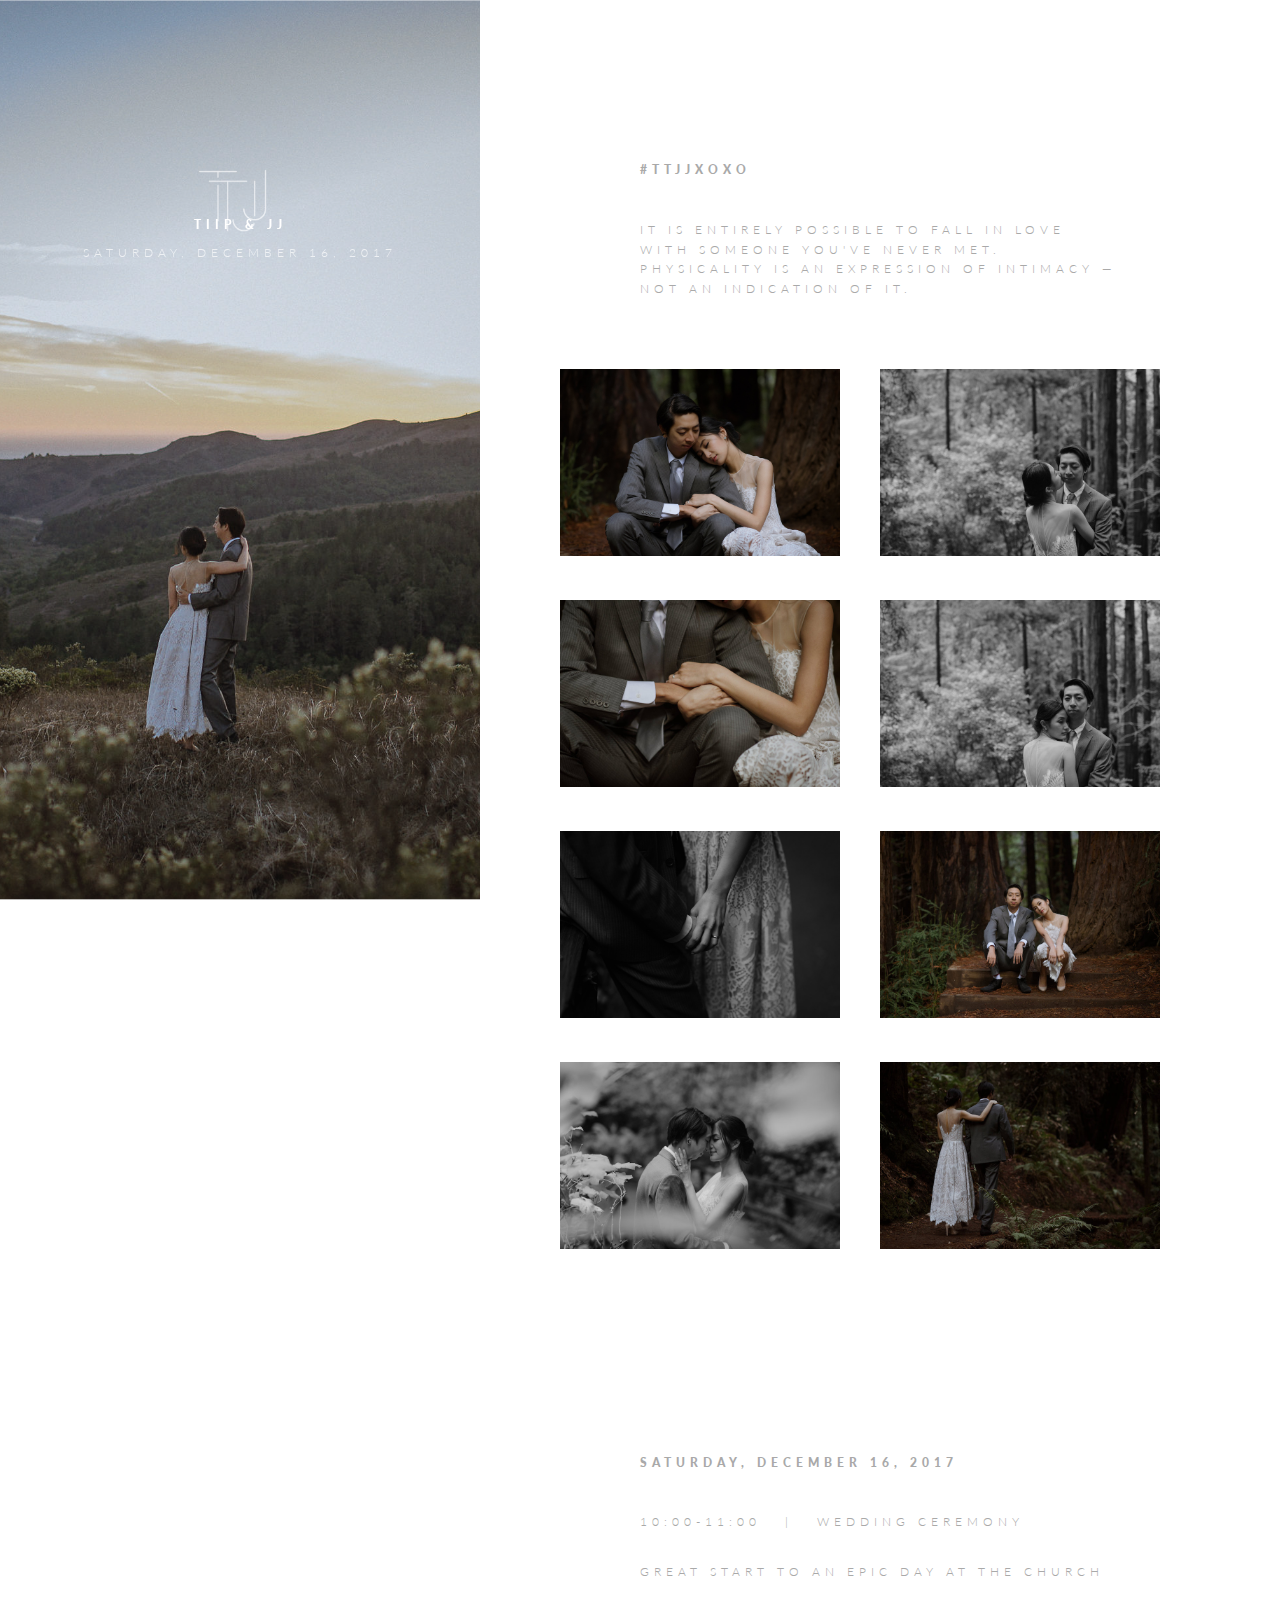
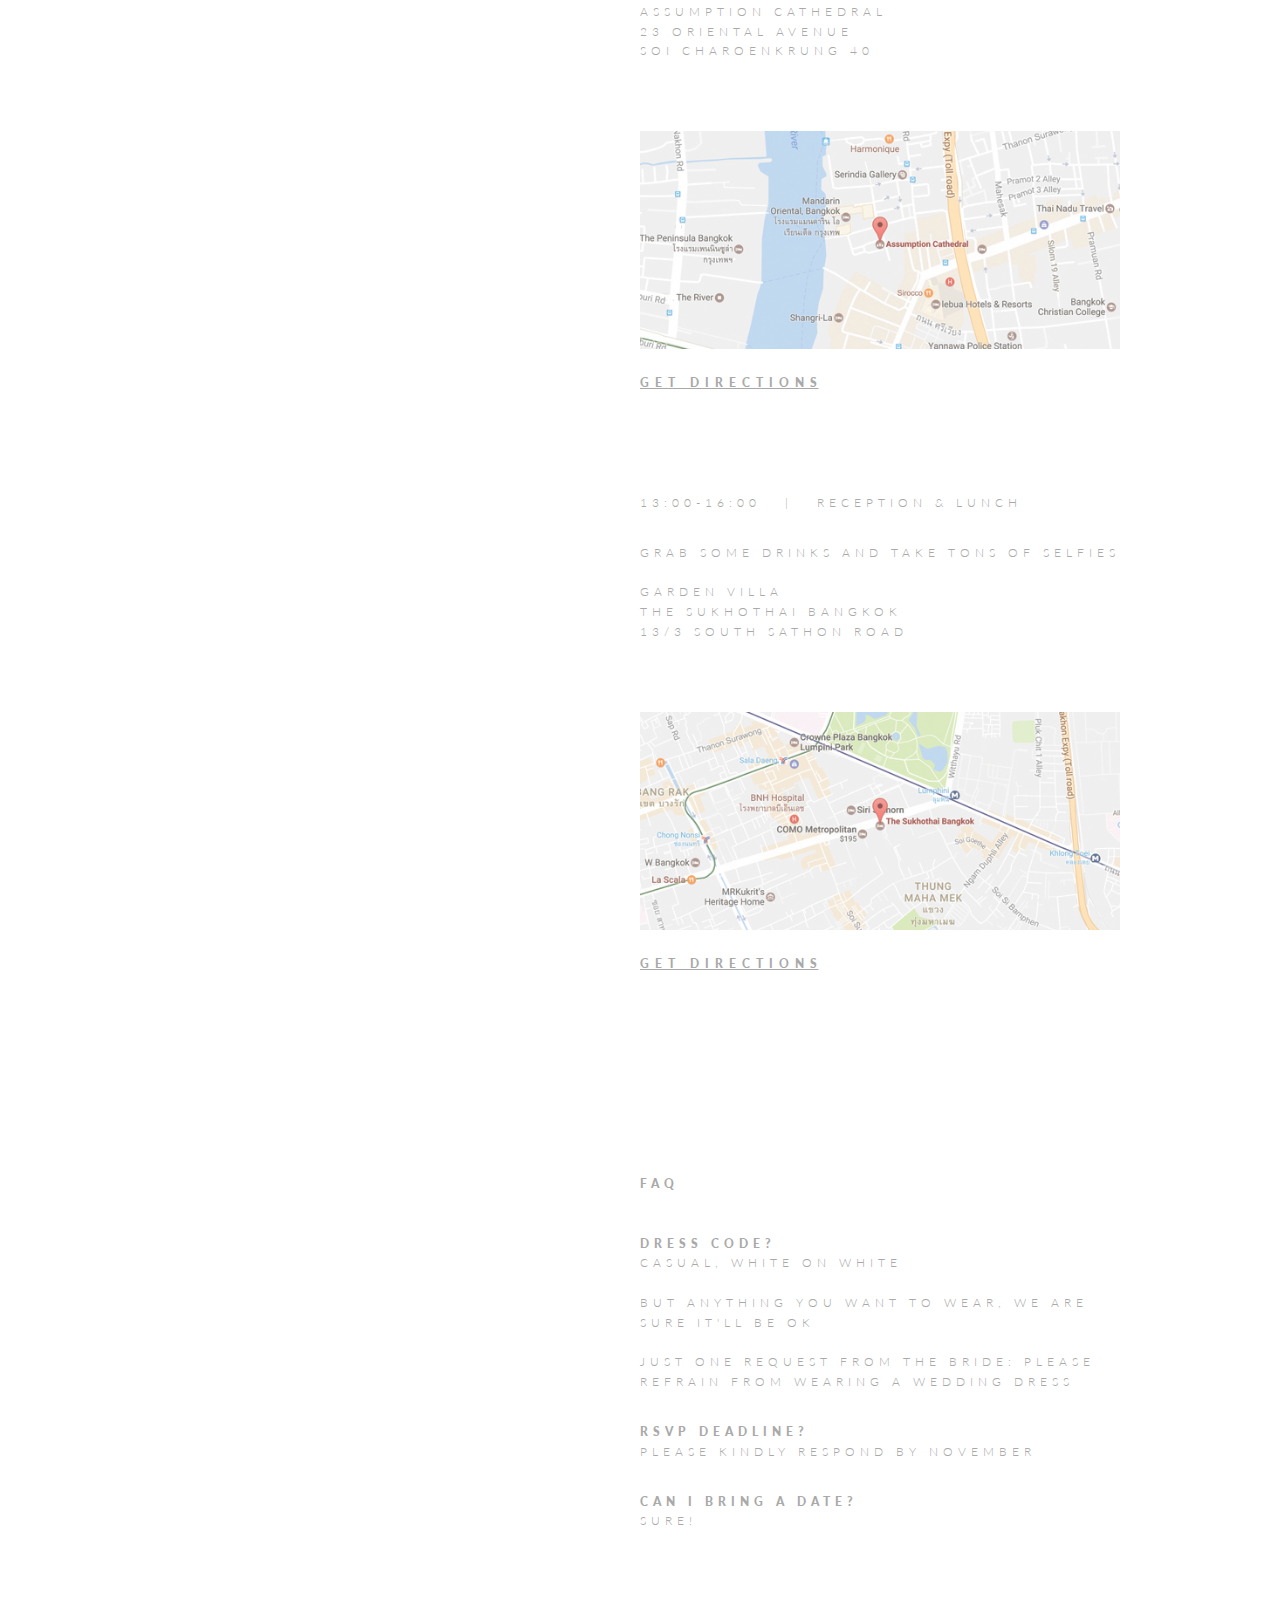
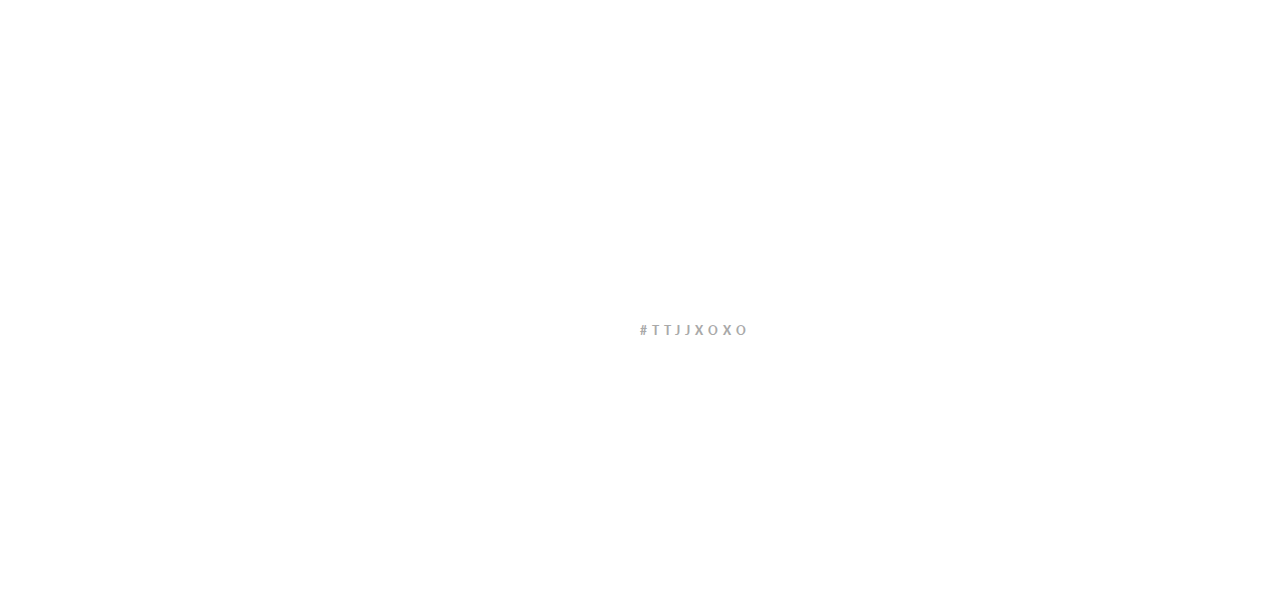
<file: index.html>
<!DOCTYPE html>
<html>
	<head>
		<meta charset="utf-8" />
		<meta name="viewport" content="width=device-width, initial-scale=1.0" />
		<meta name="description" content="#TTJJXOXO" />
		<title>TIIP & JJ</title>
		<meta name="keywords" content="#ttjjxoxo, tiip & jj, wedding, marry, marriage">
		<meta property="og:title" content="TIIP & JJ" />
		<meta property="og:type" content="website" />
		<meta property="og:url" content="http://ttjj.us" />
		<meta property="og:image" content="http://ttjj.us/img/cover.png" />
		<meta property="og:description" content="#TTJJXOXO" />
		<meta property="og:site_name" content="TIIP & JJ" />
		<meta property="og:locale" content="en_US"/>
		<meta property="og:type" content="website" />
		<link href="https://fonts.googleapis.com/css?family=Lato:300,900" rel="stylesheet" type="text/css">
		<link href="style.css" media="screen" rel="stylesheet" type="text/css" />
		<link rel="shortcut icon" href="img/fav32.png" type="image/x-icon" />
	</head>
	<body>
		<div class="container_8 minusone"> 
			<div class="col_16">
				<img class="picintro_rwd" src="img/101-rwd.png" />
				<h1 class="bold rwd">tiip & jj</h1>
				<p class="rwd" id="date">saturday, december 16, 2017</p>
				<!-- <a class="rwd" href="#" target="_blank">r s v p</a> -->
			</div>
			<div class="container_8">
				<div class="col_8">&nbsp;</div>
				<div class="col_6" id="intro">
					<h2 class="rwd" id="minustwo">#ttjjxoxo</h2>
					<p class="rwd">It is entirely possible to fall in love with someone you've never met. Physicality is an expression of intimacy — not an indication of it.</p>
				</div>
			</div>
		</div>
		<div class="container_8 one">
			<div class="col_6 left">
				<h1 class="bold">tiip & jj</h1>
				<p id="date">saturday, december 16, 2017</p>
				<!-- <a href="#" target="_blank">r s v p</a> -->
			</div>
			<div class="container_8">
				<div class="col_8">&nbsp;</div>
				<div class="col_6" id="intro">
					<h2>#ttjjxoxo</h2>
					<p>It is entirely possible to fall in love with someone you've never met. Physicality is an expression of intimacy — not an indication of it.</p>
				</div>
			</div>
		</div>
		<div class="container_8 two">
			<div class="col_7">&nbsp;</div>
			<div class="col_3a">
				<img class="pic_test2 rwd" src="img/33.jpg" />
				<img class="pic_test2 rwd" src="img/32.jpg" />
				<img class="pic_test2 rwd" src="img/68.jpg" />
				<img class="pic_test2 rwd" src="img/71.jpg" />
			</div>
			<div class="col_1a">&nbsp;</div>
			<div class="col_3a">
				<img class="pic_test2 rwd" src="img/37.jpg" />
				<img class="pic_test2 rwd" src="img/36.jpg" />
				<img class="pic_test2 rwd" src="img/28.jpg" />
				<img class="pic_test2 rwd" src="img/35.jpg" />
			</div>
		</div>
		<div class="container_8 three">
			<div class="col_8">&nbsp;</div>
			<div class="col_6">
				<h2 class="rwd">saturday, december 16, 2017</h2>
			</div>
		</div>
		<div class="container_8 four">
			<div class="col_8">&nbsp;</div>
			<div class="col_6">
				<p class="rwd">10:00-11:00 &nbsp; | &nbsp; wedding ceremony</p>
				<p class="rwd">great start to an epic day at the church<br /><br />
				assumption cathedral<br />
				23 oriental avenue<br />
				soi charoenkrung 40</p>
			</div>
			<div class="col_8">&nbsp;</div>
			<div class="col_6 map">
				<img class="pic_test2 rwd" src="img/assumption.jpg" /><br />
				<a class="rwd" href="https://goo.gl/maps/RfkHk6r8jzq" target="_blank">g e t &nbsp; d i r e c t i o n s</a>
			</div>
			<div class="col_8">&nbsp;</div>
			<div class="col_6">
				<p class="rwd" id="reception">13:00-16:00 &nbsp; | &nbsp; reception & lunch</p>
				<p class="rwd">grab some drinks and take tons of selfies<br /><br />
				garden villa<br />
				the sukhothai bangkok<br />
				13/3 south sathon road</p>
			</div>
			<div class="col_8">&nbsp;</div>
			<div class="col_6 map">
				<img class="pic_test2 rwd" src="img/sukhothai.jpg" /><br />
				<a class="rwd" href="https://goo.gl/maps/fRr5SGw3eWP2" target="_blank">g e t &nbsp; d i r e c t i o n s</a>
			</div>
		</div>
		<div class="container_8 five">
			<div class="col_8">&nbsp;</div>
			<div class="col_6">
				<h2 class="rwd">faq</h2>
			</div>
		</div>
		<div class="container_8 six">
			<div class="col_8">&nbsp;</div>
			<div class="col_6">
				<p class="rwd"><span class="bold">dress code?</span><br />
				casual, white on white<br /><br />
				but anything you want to wear, we are sure it'll be ok<br /><br />
				just one request from the bride: please refrain from wearing a wedding dress</p>
			</div>
			<div class="col_8">&nbsp;</div>
			<div class="col_6">
				<p class="rwd"><span class="bold">rsvp deadline?</span><br />
				please kindly respond by november<!-- <a href="#" target="_blank">h e r e</a></p> -->
			</div>
			<div class="col_8">&nbsp;</div>
			<div class="col_6">
				<p class="rwd"><span class="bold">can i bring a date?</span><br />
				sure!</p>
			</div>
		</div>
		<div class="container_8 seven">
			<div class="col_8">&nbsp;</div>
			<div class="col_6">
				<h2 class="rwd" id="rsvp">#ttjjxoxo</h2>
			</div>
		</div>
	</body>
</html>
</file>
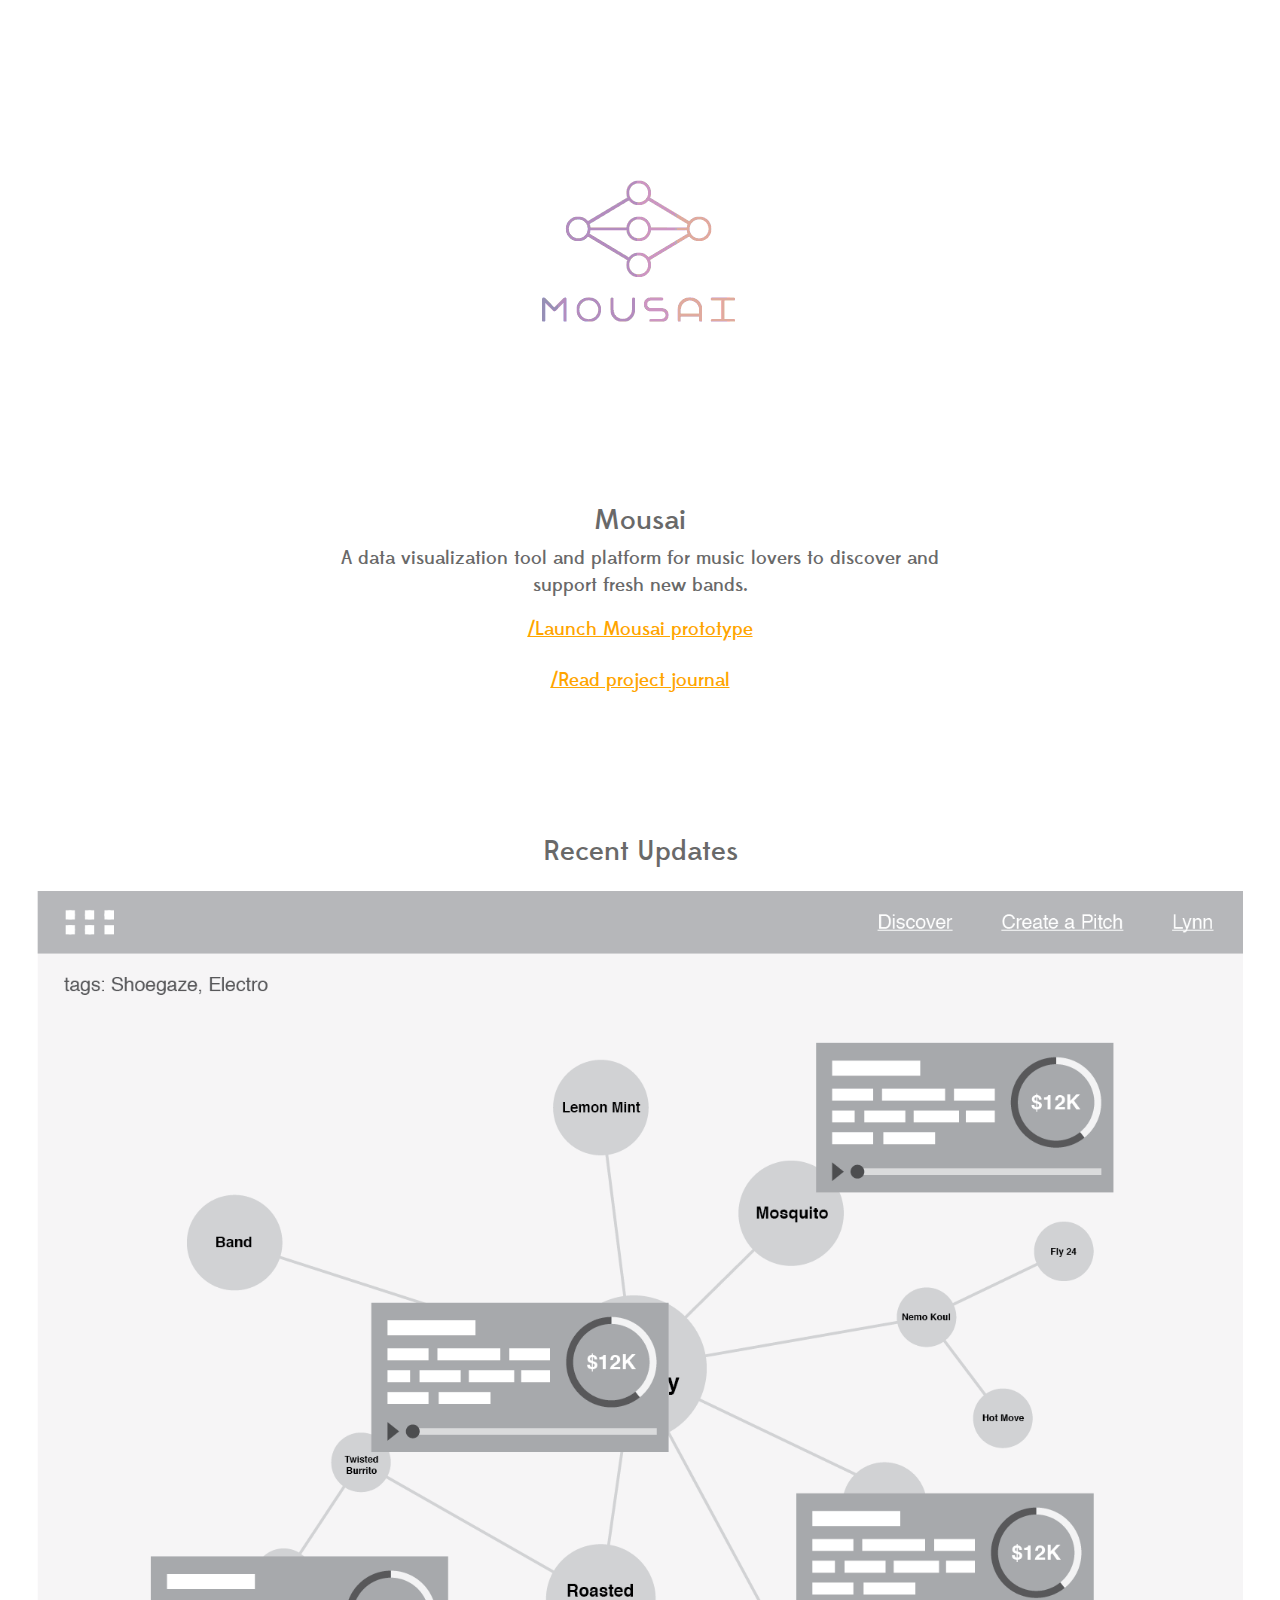
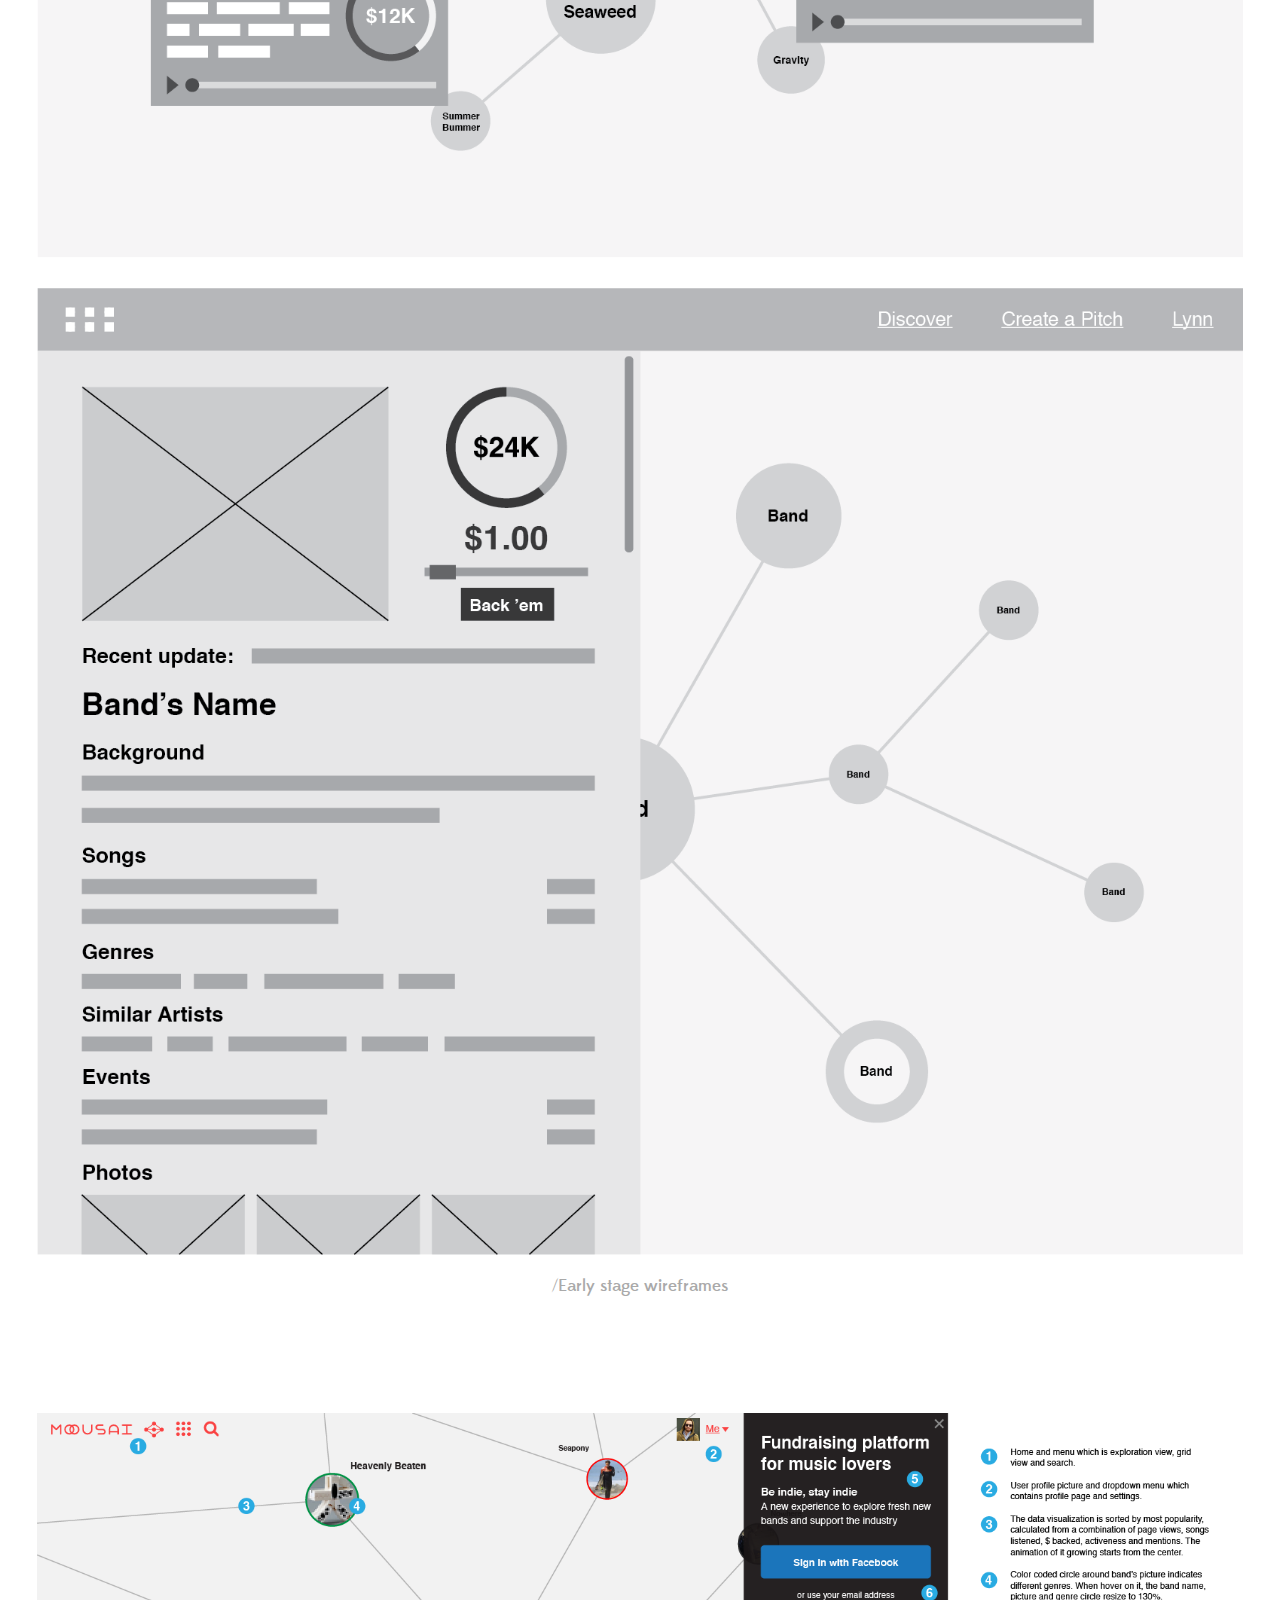
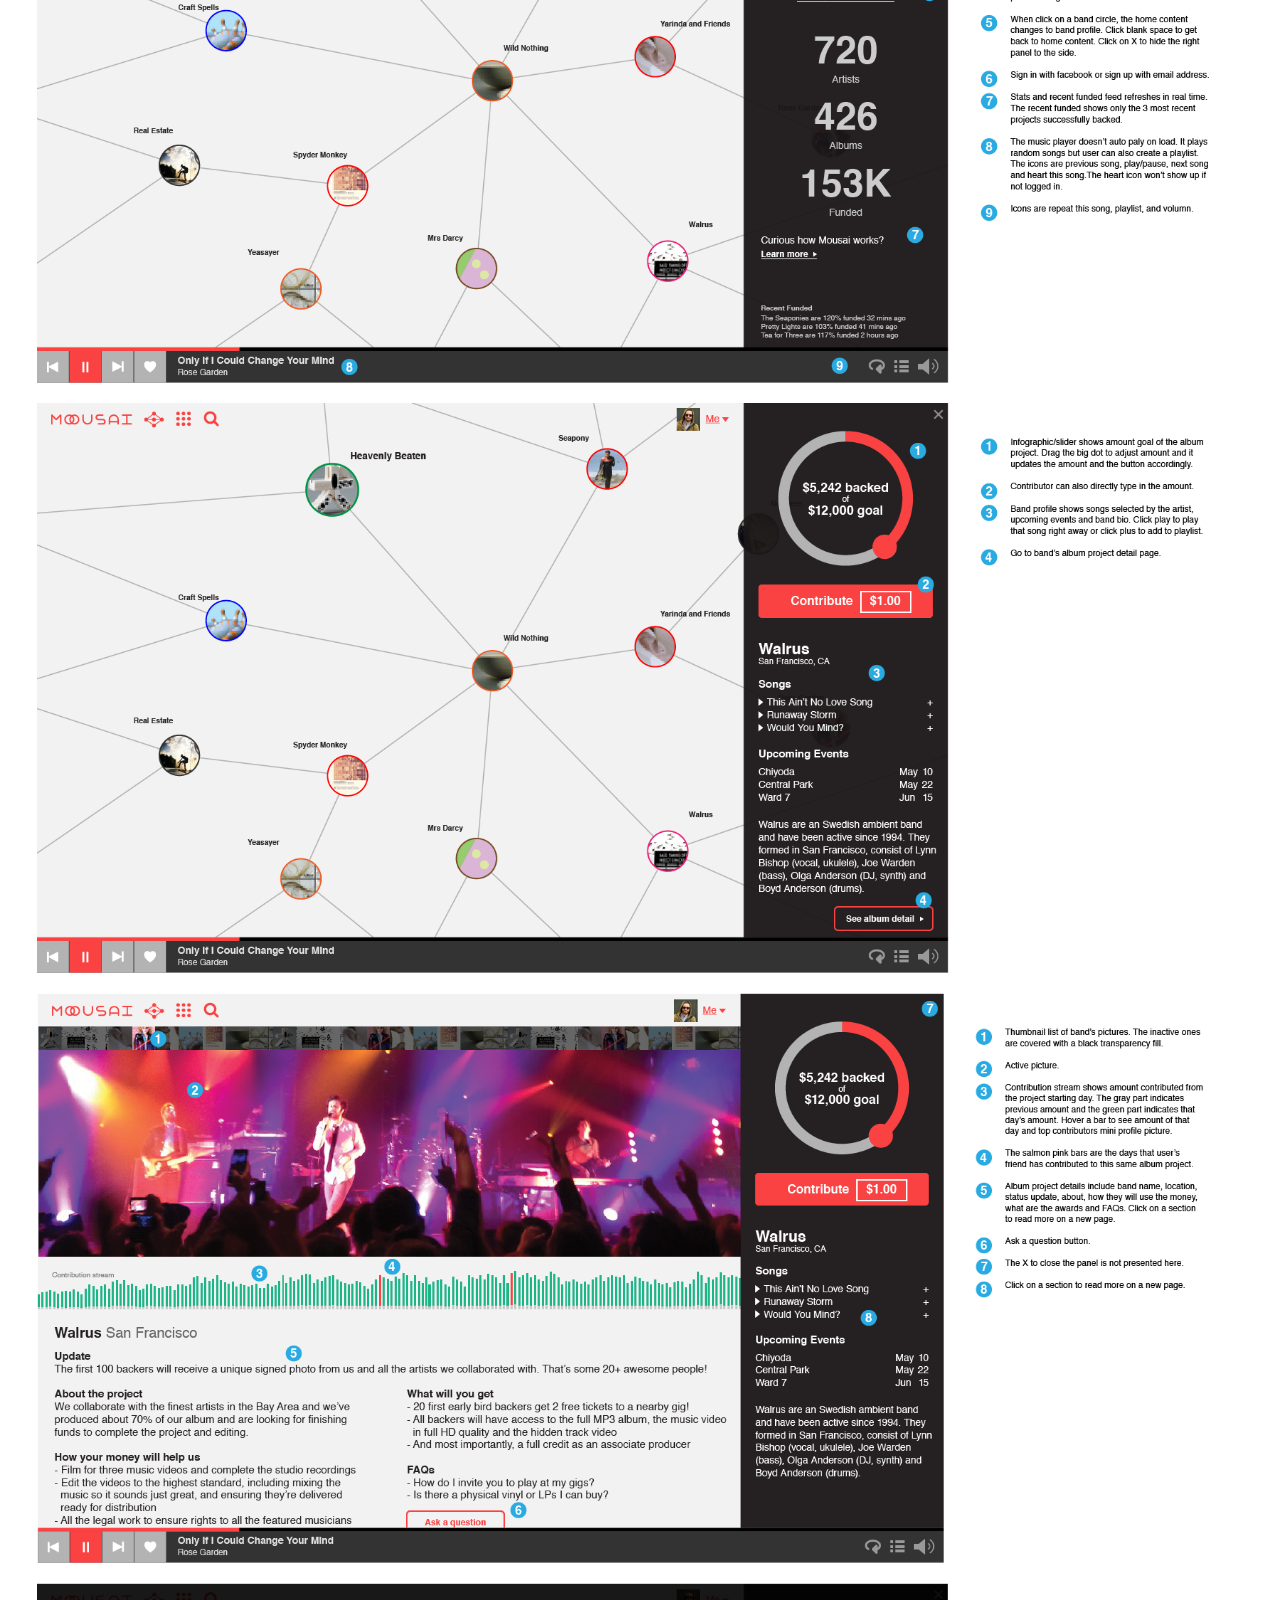
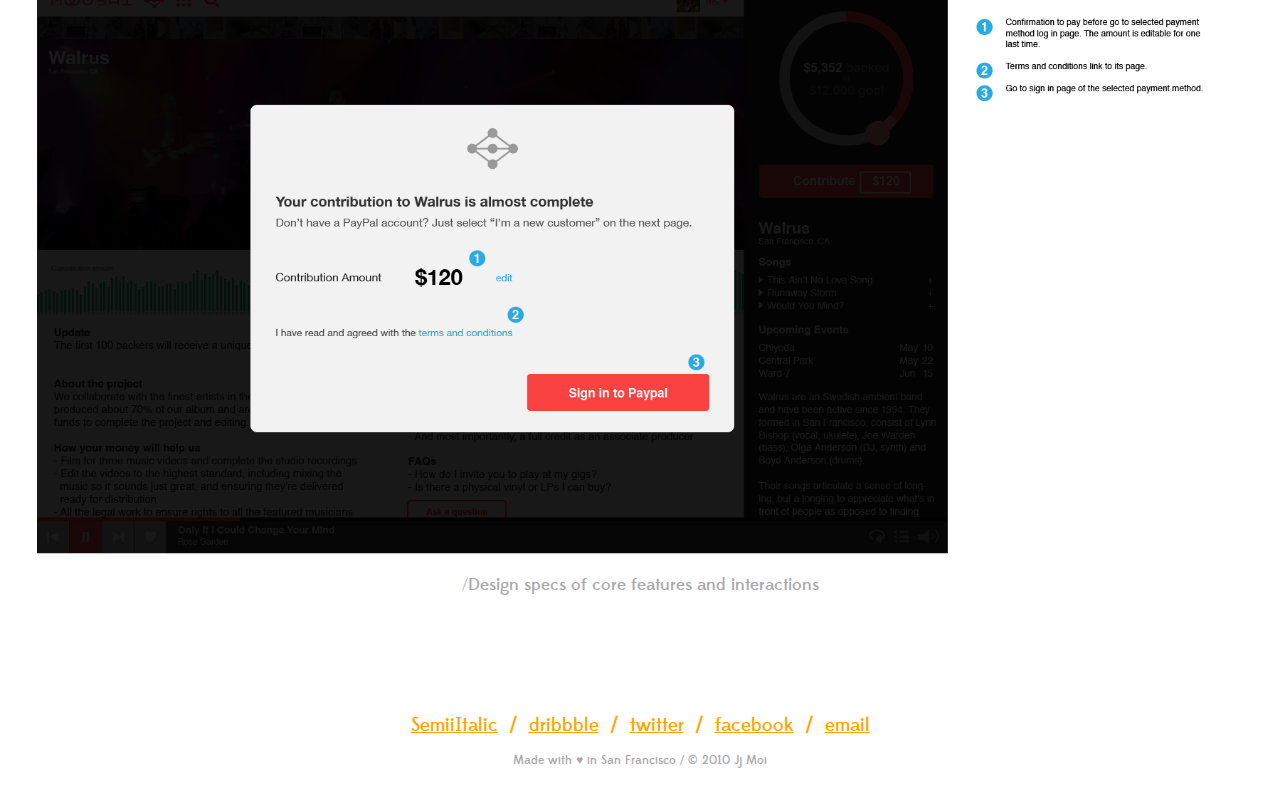
<file: mousai/index.html>
<!doctype html>
<html lang="en">
<head>
   <meta http-equiv="content-type" content="text/html; charset=utf-8" />
   <meta name="keywords" value="design, jj, moi, moy, goodnightjj, graphic, experience, ux, ui, interactive, interaction, interface, nice, stuff, semiitalic, interdisciplinary, san francisco" />
   <meta name="viewport" content="width=device-width">
   <link rel="Shortcut Icon" href="favicon.ico" type="image/x-icon" />

   <title>/Mousai</title>

<style>

/*///////////////////////////////////////////////////////////////////
   Author:                    Jj Moi
   Version:                   3.8.2
   Date:                      Apr 14, 2013
   Font:                      Edmondsans by James T. Edmondson
///////////////////////////////////////////////////////////////////*/

/*///////////////////////////////////////////////////////////////////
   Teddy Bear-First Approach
///////////////////////////////////////////////////////////////////*/

/*
                                (c).-.(c)    (c).-.(c)
                                 / ^_^ \      / >_< \
                               __\( Y )/__  __\( O )/__
                              (_.-/'-'\-._)(_.-/'-'\-._)
                                 || J ||      || j ||
                               _.' `-' '._  _.' `-' '._
                              (.-./`-'\.-.)(.-./`-'\.-.)
                               `-'     `-'  `-'     `-'
*/

/*///////////////////////////////////////////////////////////////////
   HTML5 Reset
///////////////////////////////////////////////////////////////////*/

*                             {margin: 0; padding: 0; border: 0; font-size: 100%; font-weight: normal; font-style: normal;}
header,
section,
figure,
figcaption,
footer,
nav                           {display: block;}

/*///////////////////////////////////////////////////////////////////
   Text Selection
///////////////////////////////////////////////////////////////////*/

::selection                   {background: #DECAFF; color: Black;}
::-moz-selection              {background: #DECAFF; color: Black;}

/*///////////////////////////////////////////////////////////////////
   Font
///////////////////////////////////////////////////////////////////*/

@font-face                    {font-family: 'edmondsansmedium'; src: url('edmondsans-medium.eot'); src: url('edmondsans-medium.eot?#iefix') format('embedded-opentype'), url('edmondsans-medium.woff') format('woff'), url('edmondsans-medium.ttf') format('truetype'), url('edmondsans-medium.svg#edmondsansmedium') format('svg'); font-weight: normal; font-style: normal;}

/*///////////////////////////////////////////////////////////////////
   Typography and Layout
///////////////////////////////////////////////////////////////////*/

body                          {-webkit-font-smoothing: antialiased; font-size: 14px; line-height: 1.4; font-family: "edmondsansmedium", sans-serif; font-weight: normal; font-style: normal; text-align: center;}
.wrap                         {margin: 39px 0 169px;}
.headerwrap                   {margin: 59px 0 162px;}
figure                        {margin-top: 20px; margin-bottom: 20px;}
img                           {display: block; max-width: 1206px; margin: 0 auto;}
h1, h2                        {font-size: 26px; color: DimGray; width: 550px; margin: 18px auto 0;}
h3                            {font-size: 26px; color: DimGray; width: 550px; margin: -49px auto -23px;}
.category                     {font-size: 14px; color: DarkGray; width: 550px; margin: 5px auto 8px;}
p                             {font-size: 16px; color: DimGray; width: 550px; margin: 6px auto 6px;}
p + p                         {margin-top: 20px;}
a                             {font-size: 16px; color: Orange; width: 550px; text-decoration: underline;}
.links                        {color: DimGray;}
.slash                        {color: Orange;}
.footer                       {font-size: 14px; width: 100%; margin: 0 auto 20px;}
#made                         {font-size: 12px; color: DarkGray; margin-top: 15px;}
#heart                        {font-size: 12px; color: DarkGray;}

/*///////////////////////////////////////////////////////////////////
   Animation
///////////////////////////////////////////////////////////////////*/

a:hover                       {color: OrangeRed; -webkit-transition: color 0.4s ease-in 0.2s; -moz-transition: color 0.4s ease-in 0.2s; transition: color 0.4s ease-in 0.2s;}
h3:hover                      {color: Black; -webkit-transition: color 0.5s ease-in 0.2s; -moz-transition: color 0.5s ease-in 0.2s; transition: color 0.5s ease-in 0.2s;}
.anim:hover > .category       {color: Gray; -webkit-transition: color 0.5s ease-in 0.2s; -moz-transition: color 0.5s ease-in 0.2s; transition: color 0.5s ease-in 0.2s;}
.anim:hover > h1,
.anim:hover > h2              {color: #232425; -webkit-transition: color 0.5s ease-in 0.2s; -moz-transition: color 0.5s ease-in 0.2s; transition: color 0.5s ease-in 0.2s;}
.anim:hover > p span          {color: Coral; -webkit-transition: color 0.5s ease-in 0.2s; -moz-transition: color 0.5s ease-in 0.2s; transition: color 0.5s ease-in 0.2s;}
.anim:hover > p .slash        {color: Orange; -webkit-transition: color 0.5s ease-in 0.2s; -moz-transition: color 0.5s ease-in 0.2s; transition: color 0.5s ease-in 0.2s;}
#made:hover #heart            {color: Coral; -webkit-transition: color 0.3s ease-in 0.2s; -moz-transition: color 0.3s ease-in 0.2s; transition: color 0.3s ease-in 0.2s;}

/*///////////////////////////////////////////////////////////////////
   Media Query
///////////////////////////////////////////////////////////////////*/
/*Desktop+*/
@media screen and (min-width: 1207px) {
   .headerwrap                {margin: 59px 0 138px;}
   .wrap                      {margin: 19px 0 114px;}
   img                        {display: block; width: 100%; margin: 0 auto;}
   h1,
   h2                         {font-size: 28px; width: 660px; margin: 15px auto 0;}
   h3                         {font-size: 28px; width: 660px; margin: 0 auto 0;}
   .category                  {font-size: 17px; width: 660px; margin: 2px auto 3px;}
   p                          {font-size: 19px; width: 660px; margin: 5px auto 4px;}
   p + p                      {margin-top: 18px;}
   a                          {font-size: 19px; width: 660px;}
   .footer                    {font-size: 17px; width: 100%; margin: 0 auto 15px;}
}
/*Laptop*/
@media screen and (max-width: 1206px) and (min-width: 1025px) {
   .headerwrap                {margin: 59px 0 110px;}
   .wrap                      {margin: 19px 0 114px;}
   img                        {display: block; max-width: 1206px; width: 100%; margin: 0 auto;}
   h1,
   h2                         {font-size: 26px; width: 600px; margin: 15px auto 0;}
   h3                         {font-size: 26px; width: 600px; margin: 0 auto 0;}
   .category                  {font-size: 15px; width: 600px; margin: 2px auto 3px;}
   p                          {font-size: 17px; width: 600px; margin: 5px auto 4px;}
   p + p                      {margin-top: 16px;}
   a                          {font-size: 17px; width: 600px;}
   .footer                    {font-size: 15px; width: 100%; margin: 0 auto 15px;}
}
/*Tablet Landscape*/
@media screen and (max-width: 1024px) and (min-width: 769px) {
   .headerwrap                {margin: 50px 0 74px;}
   .wrap                      {margin: 19px 0 106px;}
   img                        {display: block; max-width: 1024px; width: 100%; margin: 0 auto;}
   h1,
   h2                         {font-size: 25px; width: 550px; margin: 16px auto 0;}
   h3                         {font-size: 25px; width: 550px; margin: 0 auto 0;}
   .category                  {font-size: 14px; width: 550px; margin: 2px auto 3px;}
   p                          {font-size: 16px; width: 550px; margin: 5px auto 4px;}
   p + p                      {margin-top: 16px;}
   a                          {font-size: 16px; width: 550px;}
   .footer                    {font-size: 14px; width: 100%; margin: 0 auto 15px;}
}
/*Tablet Portrait*/
@media screen and (max-width: 768px) and (min-width: 641px) {
   .headerwrap                {margin: 44px 0 88px;}
   .wrap                      {margin: 19px 0 106px;}
   img                        {display: block; max-width: 768px; width: 100%; margin: 0 auto;}
   h1,
   h2                         {font-size: 25px; width: 555px; margin: 16px auto 0;}
   h3                         {font-size: 25px; width: 555px; margin: 0 auto 0;}
   .category                  {font-size: 14px; width: 555px; margin: 2px auto 3px;}
   p                          {font-size: 16px; width: 555px; margin: 5px auto 4px;}
   p + p                      {margin-top: 16px;}
   a                          {font-size: 16px; width: 555px;}
   .footer                    {font-size: 14px; width: 100%; margin: 0 auto 15px;}
}
/*Mobile Landscape*/
@media screen and (max-width: 640px) and (min-width: 525px) {
   .headerwrap                {margin: 34px 0 86px;}
   .wrap                      {margin: 19px 0 106px;}
   img                        {display: block; max-width: 640px; width: 100%; margin: 0 auto;}
   h1,
   h2                         {font-size: 24px; width: 525px; margin: 16px auto 0;}
   h3                         {font-size: 24px; width: 525px; margin: 0 auto 0;}
   .category                  {font-size: 13px; width: 525px; margin: 2px auto 3px;}
   p                          {font-size: 14px; width: 525px; margin: 5px auto 4px;}
   p + p                      {margin-top: 14px;}
   a                          {font-size: 14px; width: 525px;}
   .footer                    {font-size: 13px; width: 100%; margin: 0 auto 15px;}
}
/*Mobile Portrait*/
@media screen and (max-width: 524px) {
   .headerwrap                {margin: 25px 0 46px;}
   .wrap                      {margin: 15px 0 55px;}
   img                        {display: block; max-width: 524px; width: 100%; margin: 0 auto;}
   h1,
   h2                         {font-size: 23px; width: 290px; margin: 10px auto 0;}
   h3                         {font-size: 23px; width: 290px; margin: 0 auto 0;}
   .category                  {font-size: 12px; width: 290px; margin: 0 auto 5px;}
   p                          {font-size: 14px; width: 290px; margin: 0 auto 8px;}
   p + p                      {margin-top: 14px;}
   a                          {font-size: 12px; width: 290px;}
   .footer                    {font-size: 13px; width: 100%; margin: 0 auto 11px;}
}
</style>
</head>

<body>
<header class="headerwrap">
   <figure><img src="mousai.gif" alt="/Mousai" title=" /Mousai " /></figure>
   <div class="anim">
      <h1 style="padding-top:22px;">Mousai</h1>
      <p>A data visualization tool and platform for music lovers to discover and support fresh new bands.</p>
      <p><a href="http://www.semiitalic.com/mousai/prototype_v6">/Launch Mousai prototype</a></p>
      <!--
      <p><a href="prototype_v3">/Launch prototype v3.0</a></p>
      <p><a href="mousaiproposal.pdf">/Download proposal (32mb)</a></p>
      -->
      <p style="margin-top:24px;"><a href="https://www.facebook.com/projectmousai">/Read project journal</a></p>
   </div>
</header>

<section class="wrap">
   <h2>Recent Updates</h2>
   <figure><img src="wires_1.png" alt="wires" title=" /wire " /></figure>
   <div class="anim">
      <figcaption class="category">/Early stage wireframes</figcaption>
   </div>
</section>

<section class="wrap">
   <figure><img src="spec_v6_1.png" alt="spec" title=" /spec " /></figure>
   <figure><img src="spec_v6_2.png" alt="spec" title=" /spec " /></figure>
   <figure><img src="spec_v6_3.png" alt="spec" title=" /spec " /></figure>
   <figure><img src="spec_v6_4.png" alt="spec" title=" /spec " /></figure>
   <div class="anim">
      <figcaption class="category">/Design specs of core features and interactions</figcaption>
   </div>
</section>

<footer class="footer">
   <p><a href="http://www.semiitalic.com">SemiiItalic</a>&nbsp;&nbsp;<span class="slash">/</span>&nbsp;&nbsp;<a href="http://www.dribbble.com/jjmoi">dribbble</a>&nbsp;&nbsp;<span class="slash">/</span>&nbsp;&nbsp;<a href="https://www.twitter.com/semiitalic">twitter</a>&nbsp;&nbsp;<span class="slash">/</span>&nbsp;&nbsp;<a href="http://www.facebook.com/semiitalic">facebook</a>&nbsp;&nbsp;<span class="slash">/</span>&nbsp;&nbsp;<a href="mailto:hey@semiitalic.com?subject=What's up?">email</a></p>
   <p id="made">Made with <span id="heart">&hearts;</span> in San Francisco / &copy; 2010 Jj Moi</p>
</footer>

<script type="text/javascript">
   var _gaq = _gaq || [];
   _gaq.push(['_setAccount', 'UA-37840158-1']);
   _gaq.push(['_trackPageview']);

   (function() {
      var ga = document.createElement('script'); ga.type = 'text/javascript'; ga.async = true;
      ga.src = ('https:' == document.location.protocol ? 'https://ssl' : 'http://www') + '.google-analytics.com/ga.js';
      var s = document.getElementsByTagName('script')[0]; s.parentNode.insertBefore(ga, s);
   })();
</script>

</body>
</html>
</file>
<file: style.css>
html, body, div, p, a, img {
	margin: 0;
	padding: 0;
}

body {
	height: 100%;
}

h1, h2, h3, p, a {
	font-family: 'lato', sans-serif;
	text-transform: uppercase;
	font-size: 12px;
	color: #a9a9a9;
	letter-spacing: 5px;
	font-weight: 300;
	line-height: 1.65;
}

p {
	margin-bottom: 30px;
}

h1 {
	margin-top: 160px;
}

.left h1, .left a, .left p {
	color: white;
}

h2 {
	font-weight: 900;
	margin-bottom: 40px;
}

a {
	font-weight: 900;
	text-decoration: underline;
	letter-spacing: 1.5px;
}

a:hover, #date {
	opacity: 0.7;
}

.container_8 {
	width: 100%;
	margin: 0 auto;
}

.col_1a, .col_1, .col_2, .col_3, .col_3a, .col_4, .col_5, .col_6, .col_7, .col_8, .col_9, .col_10, .col_16,
.col_23, .col_67, .col_1234, .col_5678, .col_34, .col_56, .col_234, .col_567,
.col_123, .col_678, .col_3456, .col_234567, .col_1234567, .col_2345678, .col_12, .col_78 {
	display: inline;
	float: left;
	position: relative;
	margin-left: 0;
	margin-right: 0;
}

.container_8 .col_1a {width: 3.125%;}
.container_8 .col_1 {width: 6.25%;}
.container_8 .col_2 {width: 12.5%;}
.container_8 .col_3 {width: 18.75%;}
.container_8 .col_3a {width: 21.875%;}
.container_8 .col_4 {width: 25%;}
.container_8 .col_5 {width: 31.25%;}
.container_8 .col_6 {width: 37.5%;}
.container_8 .col_7 {width: 43.75%;}
.container_8 .col_8 {width: 50%;}
.container_8 .col_9 {width: 56.25%;}
.container_8 .col_10 {width: 62.5%;}
.container_8 .col_16 {width: 100%;}

.left  {
	background-image: url("img/101.png");
	background-size: cover;
	background-repeat: no-repeat;
	height: 100%;
	width: 100%;
	position: fixed;
	background-position: center;
}

.pic_test2, .pic_rwd {
	width: 100%;
	margin-top: 40px;
}

.bold {
	font-weight: 900;
}

.one h1 {
	margin-top: 215px;
}

.one h2 {
	margin-top: 160px;
}

.two .col_4 {
	margin-top: -75px;
}

.three h2, .five h2, .seven h2 {
	margin-top: 200px;
}

#reception {
	margin-top: 100px;
}

.seven .col_6 {
	margin-top: 160px;
	margin-bottom: 220px;
}

.one h1, .one #date, .one .col_6 {
	text-align: center;
}

.one #intro {
	text-align: left;
}

.map a {
	font-weight: 900;
	text-decoration: underline;
	letter-spacing: 1.5px;
}

.map img {
	margin-bottom: 20px;
	opacity: 0.7;
}

.minusone {
	display: none;
}

/* rwd */

@media screen and (max-width: 987px) {
	.container_8 .col_1a, .container_8 .col_1, .container_8 .col_2, .container_8 .col_3a, .container_8 .col_4, .container_8 .col_5,
	.container_8 .col_6, .container_8 .col_7, .container_8 .col_8, .container_8 .col_9, .container_8 .col_10, .container_8 .col_16 {
		width: 100%;
	}

	.left  {
		background: none;
	}

	.minusone {
		display: block;
	}

	.one {
		display: none;
	}

	.picintro_rwd {
		width: 100%;
		margin-top: 0;
	}

	.rwd {
		margin-left: 10%;
		width: 80%;
	}

	#minustwo {
		margin-top: 135px;
	}
}
</file>
